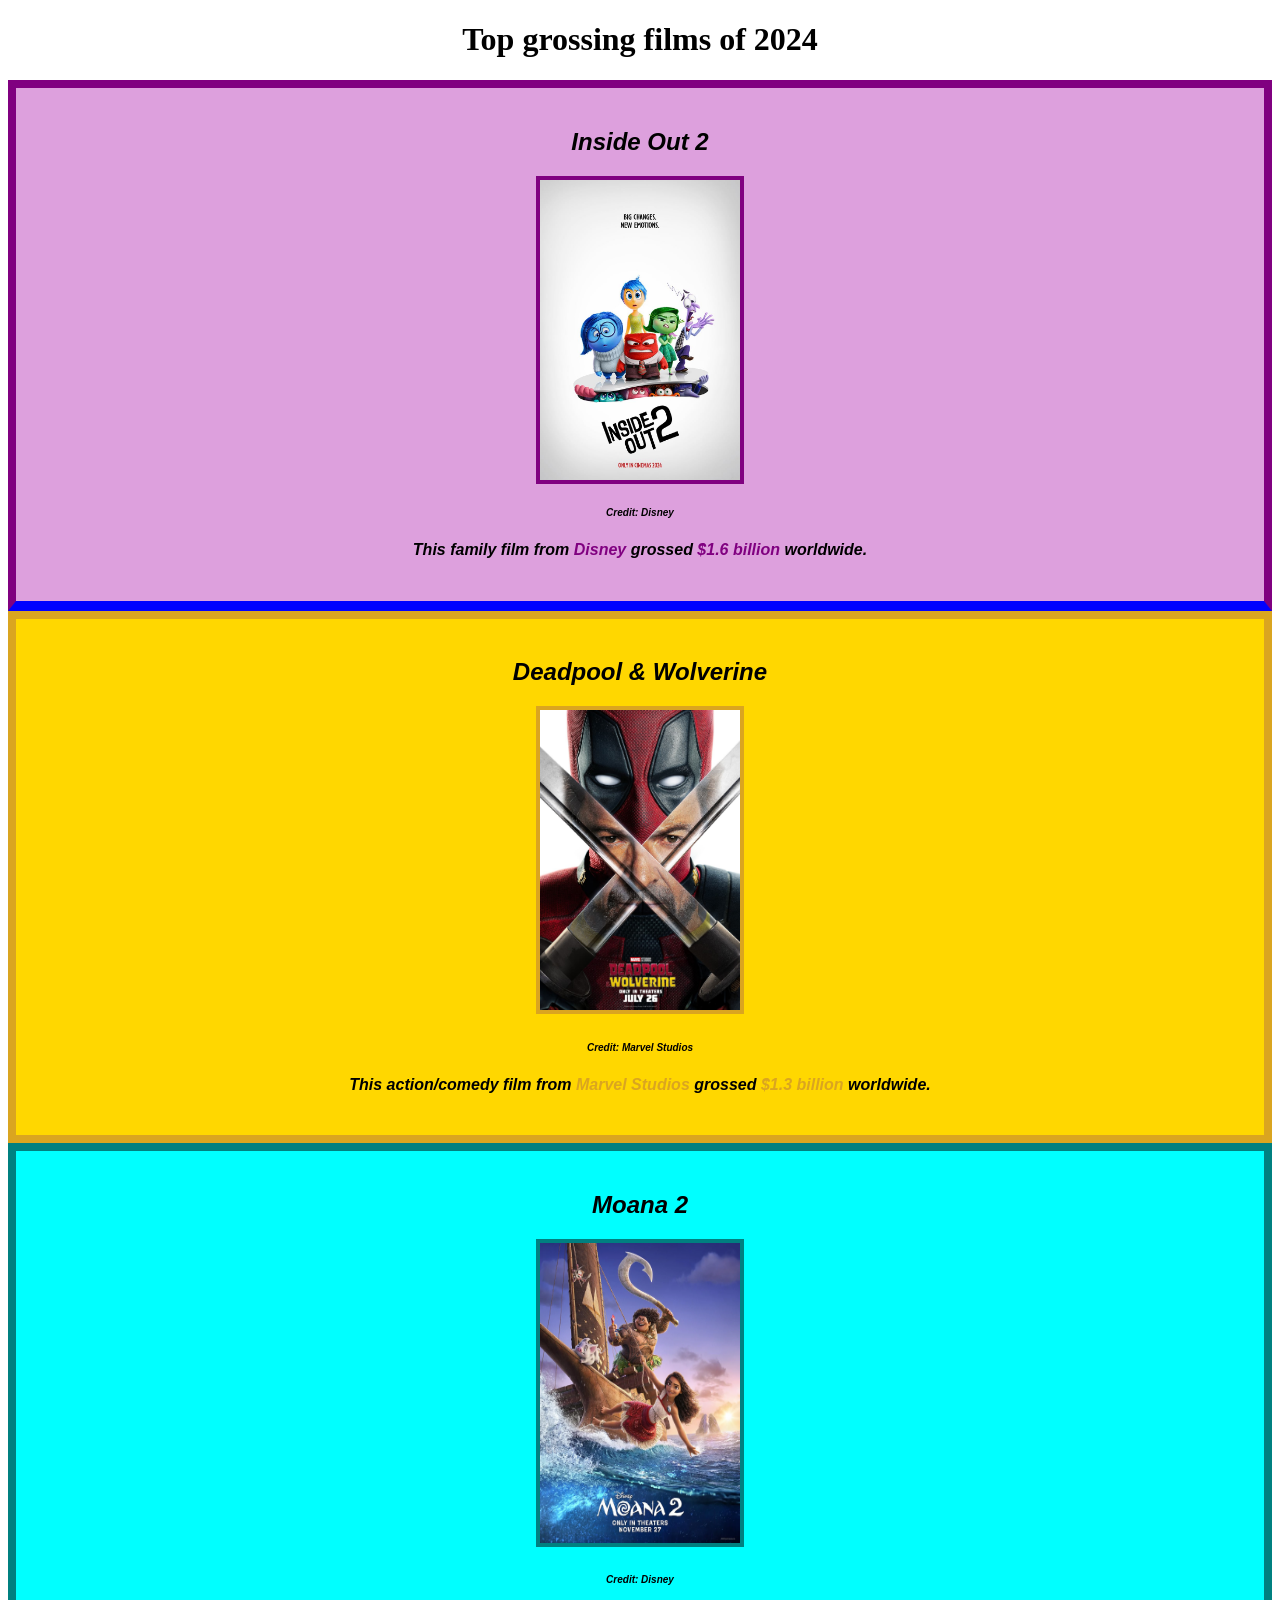
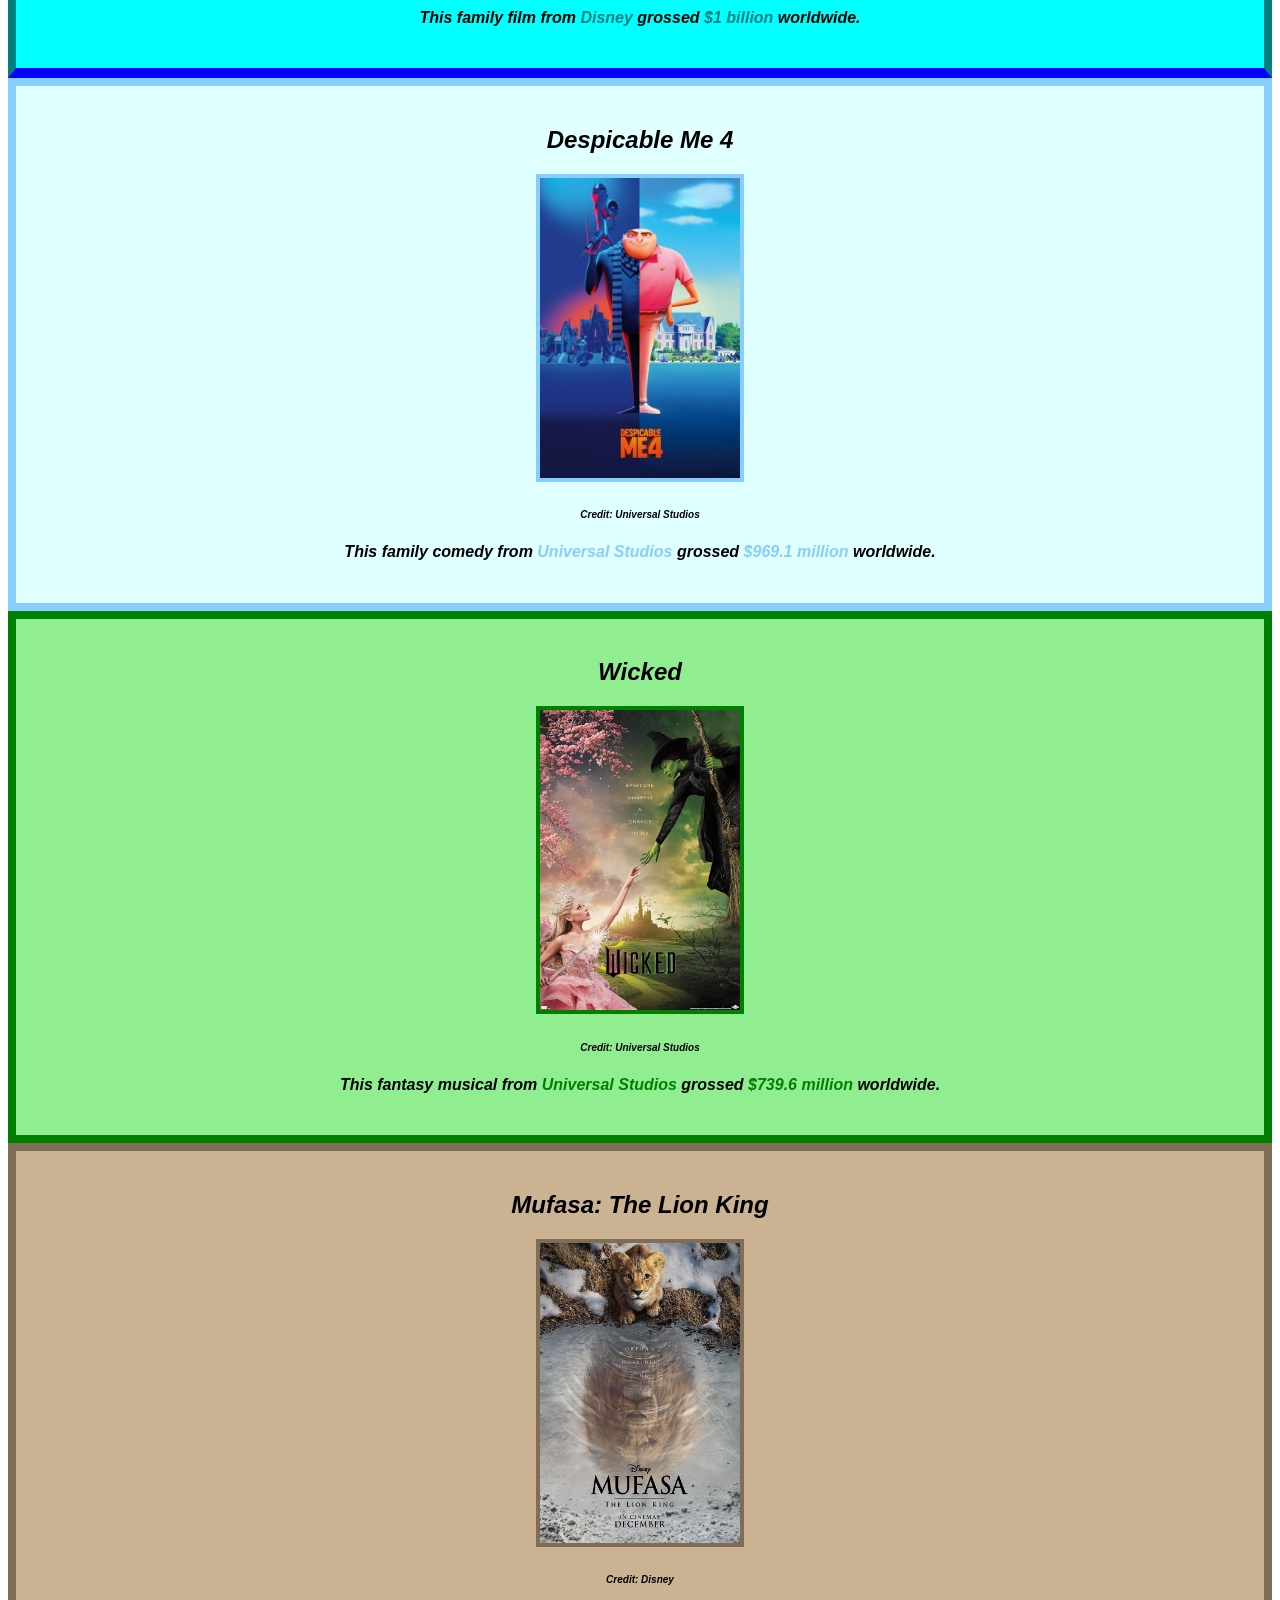
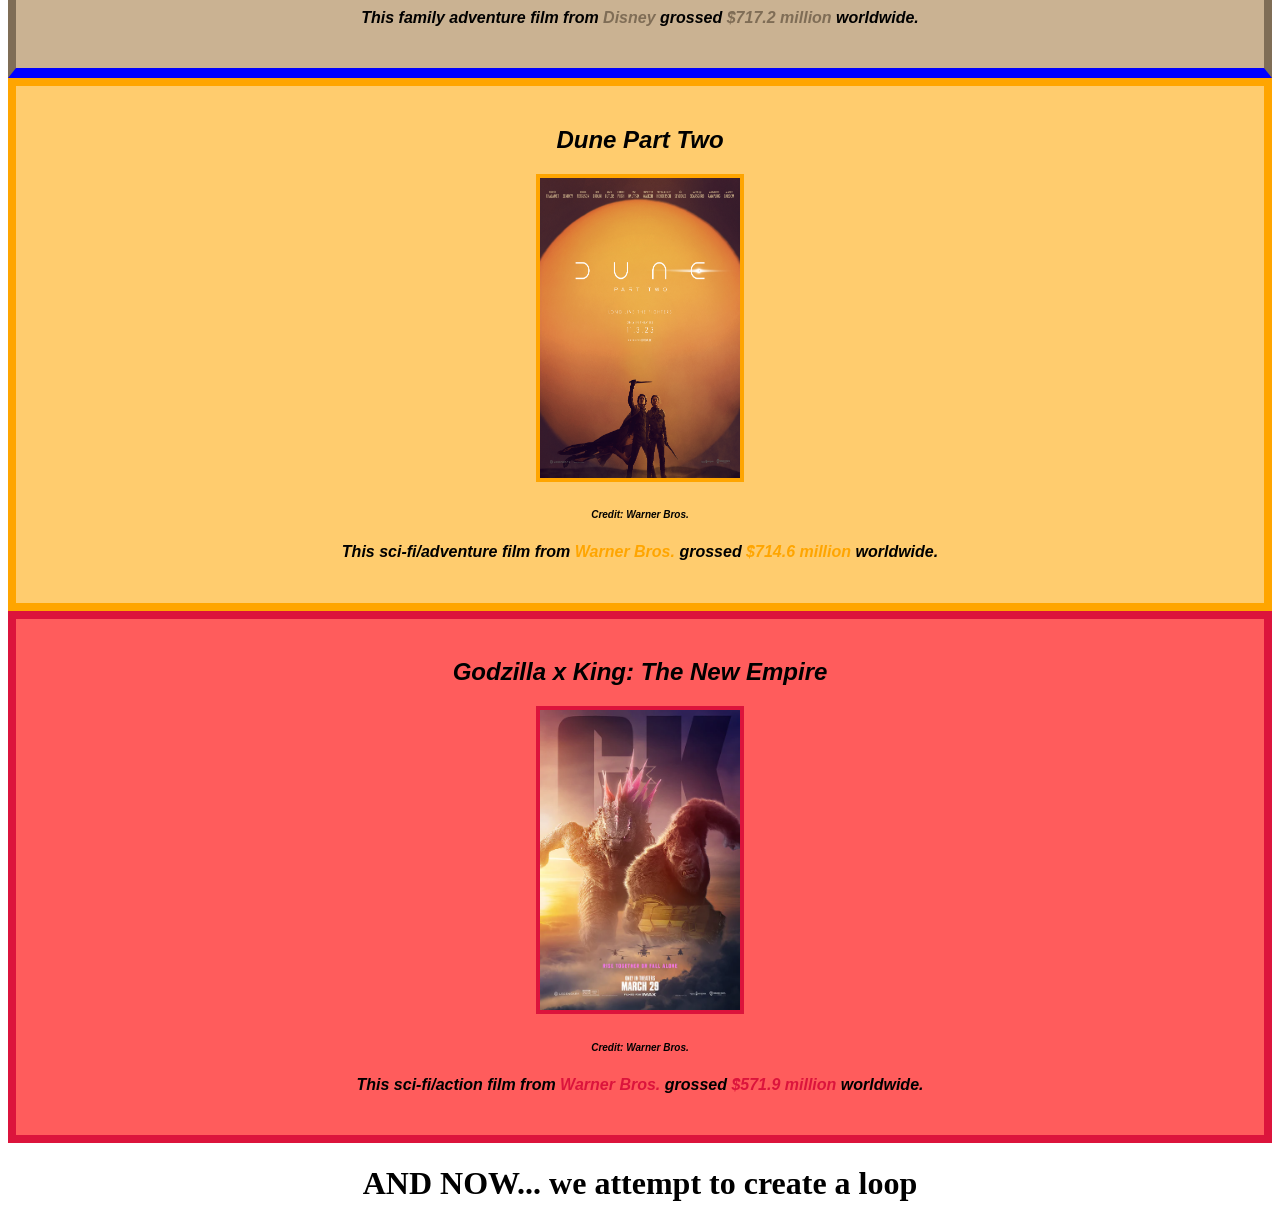
<file: index.html>
<!DOCTYPE html>
<title> this is my cards project </title>
<link rel="stylesheet" type="text/css" href="style.css">
<h1> Top grossing films of 2024 </h1>


<div class="insideOut2 disney">
<h2> Inside Out 2 </h2>
    <div class="insideOutPic">
        <img src= "insideOutPic.jpg">
    </div>
<h6> Credit: Disney </h6>
<h4> This family film from <mark class="IOspecial"> Disney </mark> grossed <mark class="IOspecial"> $1.6 billion </mark> worldwide. </h4>
</div>

<div class="deadpool marvel">
    <h2> Deadpool & Wolverine </h2>
        <div class="deadpoolPic">
            <img src="deadpoolPic.jpg">
        </div>
    <h6>Credit: Marvel Studios </h6>
    <h4> This action/comedy film from <mark class="deadpoolSpecial"> Marvel Studios </mark> grossed <mark class="deadpoolSpecial"> $1.3 billion </mark> worldwide. </h4>
</div>

<div class="moana2 disney">
    <h2> Moana 2 </h2>
        <div class="moanaPic">
            <img src="moanaPic.webp">
        </div>
    <h6> Credit: Disney </h6>
    <h4> This family film from <mark class="M2special"> Disney </mark> grossed <mark class="M2special"> $1 billion</mark> worldwide. </h4>
</div>

<div class="despicableMe universal">
    <h2> Despicable Me 4 </h2>
        <div class="despicableMePic">
            <img src="despicableMePic.jpg">
        </div>
    <h6> Credit: Universal Studios </h6>
    <h4> This family comedy from <mark class="DPspecial"> Universal Studios </mark> grossed <mark class="DPspecial"> $969.1 million </mark> worldwide. </h4>
</div>

<div class="wicked universal">
    <h2> Wicked </h2>
        <div class="wickedPic">
            <img src="wickedPic.jpg">
        </div>
    <h6> Credit: Universal Studios </h6>
    <h4> This fantasy musical from <mark class="Wspecial"> Universal Studios </mark> grossed <mark class="Wspecial"> $739.6 million </mark> worldwide. </h4>
</div>

 <div class="mufasa disney">
    <h2> Mufasa: The Lion King </h2>
         <div class="mufasaPic">
             <img src="mufasaPic.jpg">
        </div>
    <h6> Credit: Disney </h6>
    <h4> This family adventure film from <mark class="Mufasaspecial"> Disney </mark> grossed <mark class="Mufasaspecial"> $717.2 million </mark> worldwide. </h4>
</div>

<div class="dune2 warner">
    <h2> Dune Part Two </h2>
         <div class="dune2Pic">
             <img src="dune2Pic.jpg">
        </div>
    <h6> Credit: Warner Bros. </h6>
    <h4> This sci-fi/adventure film from <mark class="dunespecial"> Warner Bros. </mark> grossed <mark class="dunespecial"> $714.6 million </mark> worldwide. </h4>
</div>

<div class="godzilla warner">
    <h2> Godzilla x King: The New Empire </h2>
         <div class="godzillaPic">
             <img src="godzillaPic.webp">
        </div>
    <h6> Credit: Warner Bros. </h6>
    <h4> This sci-fi/action film from <mark class="Gspecial"> Warner Bros. </mark> grossed <mark class="Gspecial"> $571.9 million </mark> worldwide. </h4>
</div>

<h1> AND NOW... we attempt to create a loop </head>

    <meta charset="UTF-8">
        <meta name="viewport" content="width=device-width, initial-scale=1.0">
    
    <script>
        //here i shall enter my data
       const filmData = [
        {
            title: "Inside Out 2",
            studio: "Disney",
            gross: "$1.6 billion"
        },
        {
            title: "Deadpool & Wolverine",
            studio: "Marvel",
            gross: "$1.3 billion"
        },
        {
            title: "Moana 2",
            studio: "Disney",
            gross: "$1 billion"
        },
        {
            title: "Despicable Me 4",
            studio: "Universal",
            gross: "$969.1 million"
        },
        {
            title: "Wicked",
            studio: "Universal",
            gross: "$739.6 million"
        },
        {
            title: "Mufasa: The Lion King",
            studio: "Disney",
            gross: "$717.2 million"
        },
        {
            title: "Dune Part 2",
            studio: "Warner Bros.",
            gross: "$714.6 million"
        },
        {
            title: "Godzilla x Kong: The New Empire",
            studio: "Warner Bros.",
            gross: "571.9 million"
        }
       ]
     console.log(filmData)

     for (let title = 0; title < 2; title++){
        console.log("Inside Out 2");
        console.log("Deadpool & Wolverine");
        console.log("Moana 2");
        console.log("Despicable Me 4");
        console.log("Wicked");
        console.log("Mufasa:The Lion King");
        console.log("Dune Part Two");
        console.log("Godzilla x Kong: The New Empire");
     }

     let disney_cards = document.getElementsByClassName('disney');

     for (let index = 0; index < disney_cards.length; index++) {
        disney_cards[index].style.borderBottom = '10px solid blue';
     }
     
    </script>
</file>
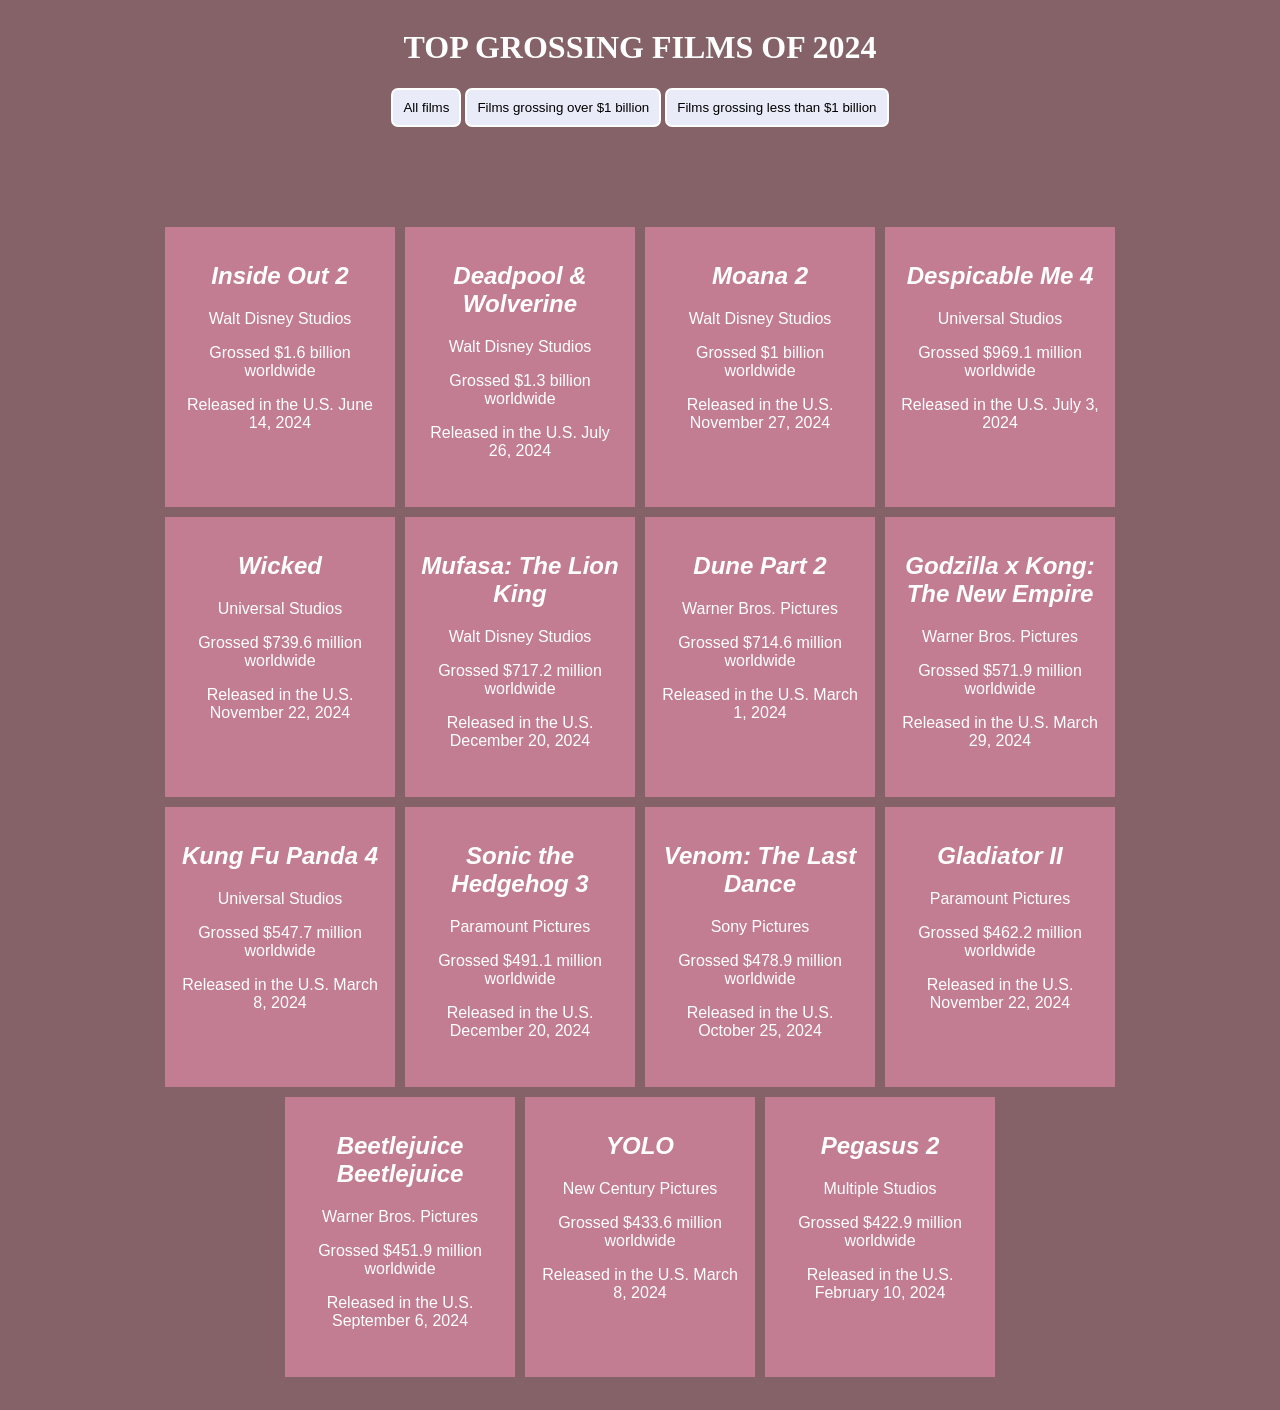
<file: newindex.html>
<!DOCTYPE html>
<html lang="en">
<head>
    <meta charset="UTF-8">
    <meta name="viewport" content="width=device-width, initial-scale=1.0">
    <title>Javascript: Document Object Model</title>

    <h1> TOP GROSSING FILMS OF 2024 </h1>

    <div id="button-container">
        <button id="all" value="all">All films</button>
        <button id="over1bil" value="over1bil"> Films grossing over $1 billion </button>
        <button id="not1bil" value="not1bil">Films grossing less than $1 billion </button>
    </div>  

    <style>
            html{
            background-color: #846267;
            display: flex;
            justify-content: center;
            align-items: center;
            padding-bottom: 25px;
            padding-left: 150px;
            padding-right: 150px;
           }

           h1{
            text-align: center;
            color: white;
           }

           h2{
            color: white;
            font-style: oblique;
           }

           p{
            color:white;
           }

           #container > div.filmCards {
                width: 200px;
                height: 250px;
                background-color: #C37D92;
                border: 5px solid #C37D92;
                padding: 10px;
                flex: wrap;
                text-align: center;
                font-family: Verdana, Geneva, Tahoma, sans-serif;
                
            }

            #container {
                display:flex;
                flex-wrap: wrap;
                gap: 10px;
                padding-top: 50px;
                justify-content: center;
                align-items: center
            }

            #button-container{
                padding-bottom: 50px;
                text-align: center;
            }

            button {
                padding: 10px 10px;
                border-radius: 7px;
                border: 2px solid white;
                background-color: #E9EBF8;
            }

            .hover {
                background-color: #E0C1B3;
                color: #fff;
                border: 1px solid #fff;
                cursor: pointer;
            }

            .clicked {
                background-color: #D89A9E;
                color: #fff;
                border: 1px solid #fff;
                cursor: pointer; 
            }

    </style>
</head>

    <div id="container">

     <script>

        const films = [
        {
            title: "Inside Out 2",
            studio: "Walt Disney Studios",
            releaseDate: "June 14, 2024",
            gross: "$1.6 billion",
            isOneBil: true,
        },
        {
            title: "Deadpool & Wolverine",
            studio: "Walt Disney Studios",
            releaseDate: "July 26, 2024",
            gross: "$1.3 billion",
            isOneBil: true,
        },
        {
            title: "Moana 2",
            studio: "Walt Disney Studios",
            releaseDate: "November 27, 2024",
            gross: "$1 billion",
            isOneBil: true,
        },
        {
            title: "Despicable Me 4",
            studio: "Universal Studios",
            releaseDate: "July 3, 2024",
            gross: "$969.1 million",
            isOneBil: false,
        },
        {
            title: "Wicked",
            studio: "Universal Studios",
            releaseDate: "November 22, 2024",
            gross: "$739.6 million",
            isOneBil: false,
        },
        {
            title: "Mufasa: The Lion King",
            studio: "Walt Disney Studios",
            releaseDate: "December 20, 2024",
            gross: "$717.2 million",
            isOneBil: false,
        },
        {
            title: "Dune Part 2",
            studio: "Warner Bros. Pictures",
            releaseDate: "March 1, 2024",
            gross: "$714.6 million",
            isOneBil: false,
        },
        {
            title: "Godzilla x Kong: The New Empire",
            studio: "Warner Bros. Pictures",
            releaseDate: "March 29, 2024",
            gross: "$571.9 million",
            isOneBil: false,
        },
        {
            title: "Kung Fu Panda 4",
            studio: "Universal Studios",
            releaseDate: "March 8, 2024",
            gross: "$547.7 million",
            isOneBil: false,
        },
        {
            title: "Sonic the Hedgehog 3",
            studio: "Paramount Pictures",
            releaseDate: "December 20, 2024",
            gross: "$491.1 million",
            isOneBil: false,
        },
        {
            title: "Venom: The Last Dance",
            studio: "Sony Pictures",
            releaseDate: "October 25, 2024",
            gross: "$478.9 million",
            isOneBil: false,
        },
        {
            title: "Gladiator II",
            studio: "Paramount Pictures",
            releaseDate: "November 22, 2024",
            gross: "$462.2 million",
            isOneBil: false,
        },
        {
            title: "Beetlejuice Beetlejuice",
            studio: "Warner Bros. Pictures",
            releaseDate: "September 6, 2024",
            gross: "$451.9 million",
            isOneBil: false,
        },
        {
            title: "YOLO",
            studio: "New Century Pictures",
            releaseDate: "March 8, 2024",
            gross: "$433.6 million",
            isOneBil: false,
        },
        {
            title: "Pegasus 2",
            studio: "Multiple Studios",
            releaseDate: "February 10, 2024",
            gross: "$422.9 million",
            isOneBil: false,
        }
        ];

        let container = document.getElementById('container');

        function makeCards(title, studio, gross, isOneBil, releaseDate, summerFilm){
        let elementDiv = document.createElement('div');

            if (isOneBil){
            elementDiv.setAttribute('data-isOneBil', 'over1bil');
            }
            else {
            elementDiv.setAttribute('data-isOneBil', 'not1bil');
            };

         elementDiv.classList.add('filmCards');
        let cardText = `<h2>${title}</h2><p>${studio}</p><p>Grossed ${gross} worldwide</p><p>Released in the U.S. ${releaseDate}`;
        elementDiv.innerHTML = cardText;
        container.append(elementDiv);
    }

    films.forEach(function(c){
        makeCards(c.title, c.studio, c.gross, c.isOneBil, c.releaseDate);
    })

    let allButtons = document.querySelectorAll('button')
    let cards = document.querySelectorAll('.filmCards');

        allButtons.forEach(function(btn) {
            btn.addEventListener('mouseenter',function(){
                this.classList.add('hover');
        });
            btn.addEventListener('mouseleave',function(){
                this.classList.remove('hover');
        });
        });

        allButtons.forEach(function(btn){
            btn.addEventListener('click',function(){
                allButtons.forEach(btn_inside => {
                    btn_inside.classList.remove('clicked');
                    this.classList.add('clicked')
                    const filter = this.value;
                })
            })
        })

        allButtons.forEach(function(btn){
            btn.addEventListener('click',function(){

                let button_value = this.value;

                cards.forEach(function(card){
                    if (button_value == 'all'){
                        card.style.display = 'block';
                    }
                    else
                    
                    if (card.getAttribute('data-isOneBil') == button_value){
                        card.style.display = 'block';
                    }
                    else{
                        card.style.display = 'none';
                    }
                })

            })
        })


     </script>

    </div>
</html>
</file>
<file: style.css>
h6{
    font-size:x-small;
}

h1{
    text-align: center;
}


div.insideOut2{
    font-family: 'Gill Sans', 'Gill Sans MT', Calibri, 'Trebuchet MS', sans-serif;
    font-style: oblique;
    padding-top: 20px;
    padding-bottom: 20px;
    padding-left: 20px;
    padding-right: 20px;
    text-align: center;
    background-color: plum;
    border-style: solid;
    border-width: 8px;
    border-color: purple;

}

div.insideOutPic{
    img{
    display: block;
    margin-left: auto;
    margin-right: auto;
    height: 300px;
    width: 200px;
    border-style: solid;
    border-width: 4px;
    border-color: purple
    }
}

mark.IOspecial{
    color: purple;
    background-color: plum;
}

div.deadpool{
    font-family: 'Gill Sans', 'Gill Sans MT', Calibri, 'Trebuchet MS', sans-serif;
    font-style: oblique;
    padding-top: 20px;
    padding-bottom: 20px;
    padding-left: 20px;
    padding-right: 20px;
    text-align: center;
    background-color: gold ;
    border-style: solid;
    border-width: 8px;
    border-color: goldenrod;
}

div.deadpoolPic{
    img{
    height: 300px;
    width: 200px; 
    border-style: solid;
    border-width: 4px;
    border-color: goldenrod; 
    }
}

mark.deadpoolSpecial{
    color: goldenrod;
    background-color: gold
}


div.moana2{
    font-family: 'Gill Sans', 'Gill Sans MT', Calibri, 'Trebuchet MS', sans-serif;
    font-style: oblique;
    padding-top: 20px;
    padding-bottom: 20px;
    padding-left: 20px;
    padding-right: 20px;
    text-align: center;
    background-color:cyan;
    border-style: solid;
    border-width: 8px;
    border-color: teal;
}

div.moanaPic{
    img{
    height: 300px;
    width: 200px;
    border-style: solid;
    border-width: 4px;
    border-color: teal
    }
}

mark.M2special{
    color: teal;
    background-color: cyan
}

div.despicableMe{
    font-family: 'Gill Sans', 'Gill Sans MT', Calibri, 'Trebuchet MS', sans-serif;
    font-style: oblique;
    padding-top: 20px;
    padding-bottom: 20px;
    padding-left: 20px;
    padding-right: 20px;
    text-align: center;
    background-color: lightcyan;
    border-style: solid;
    border-width: 8px;
    border-color: lightskyblue;
}

div.despicableMePic{
    img{
    height: 300px;
    width: 200px;
    border-style: solid;
    border-width: 4px;
    border-color: lightskyblue
    }
}

mark.DPspecial{
    color: lightskyblue;
    background-color: lightcyan
}

div.wicked{
    font-family: 'Gill Sans', 'Gill Sans MT', Calibri, 'Trebuchet MS', sans-serif;
    font-style: oblique;
    padding-top: 20px;
    padding-bottom: 20px;
    padding-left: 20px;
    padding-right: 20px;
    text-align: center;
    background-color:lightgreen;
    border-style: solid;
    border-width: 8px;
    border-color: green;
}

div.wickedPic{
    img{
    height: 300px;
    width: 200px;
    border-style: solid;
    border-width: 4px;
    border-color: green
    }
}

mark.Wspecial{
    color: green;
    background-color: lightgreen
}

div.mufasa{
    font-family: 'Gill Sans', 'Gill Sans MT', Calibri, 'Trebuchet MS', sans-serif;
    font-style: oblique;
    padding-top: 20px;
    padding-bottom: 20px;
    padding-left: 20px;
    padding-right: 20px;
    text-align: center;
    background-color:rgb(202, 178, 146);
    border-style: solid;
    border-width: 8px;
    border-color: rgb(127, 109, 86);
}

div.mufasaPic{
    img{
    height: 300px;
    width: 200px;
    border-style: solid;
    border-width: 4px;
    border-color: rgb(127, 109, 86)
    }
}

mark.Mufasaspecial{
    color: rgb(127, 109, 86);
    background-color: rgb(202, 178, 146)
}

div.dune2{
    font-family: 'Gill Sans', 'Gill Sans MT', Calibri, 'Trebuchet MS', sans-serif;
    font-style: oblique;
    padding-top: 20px;
    padding-bottom: 20px;
    padding-left: 20px;
    padding-right: 20px;
    text-align: center;
    background-color:#ffa60091;
    border-style: solid;
    border-width: 8px;
    border-color: orange;
}

div.dune2Pic{
    img{
    height: 300px;
    width: 200px;
    border-style: solid;
    border-width: 4px;
    border-color: orange
    }
}

mark.dunespecial{
    color: orange;
    background-color: #ffa60000;
}

div.godzilla{
    font-family: 'Gill Sans', 'Gill Sans MT', Calibri, 'Trebuchet MS', sans-serif;
    font-style: oblique;
    padding-top: 20px;
    padding-bottom: 20px;
    padding-left: 20px;
    padding-right: 20px;
    text-align: center;
    background-color:rgb(255, 92, 92);
    border-style: solid;
    border-width: 8px;
    border-color: crimson;
}

div.godzillaPic{
    img{
    height: 300px;
    width: 200px;
    border-style: solid;
    border-width: 4px;
    border-color: crimson
    }
}

mark.Gspecial{
    color: crimson;
    background-color: rgb(255, 92, 92)
}
</file>
